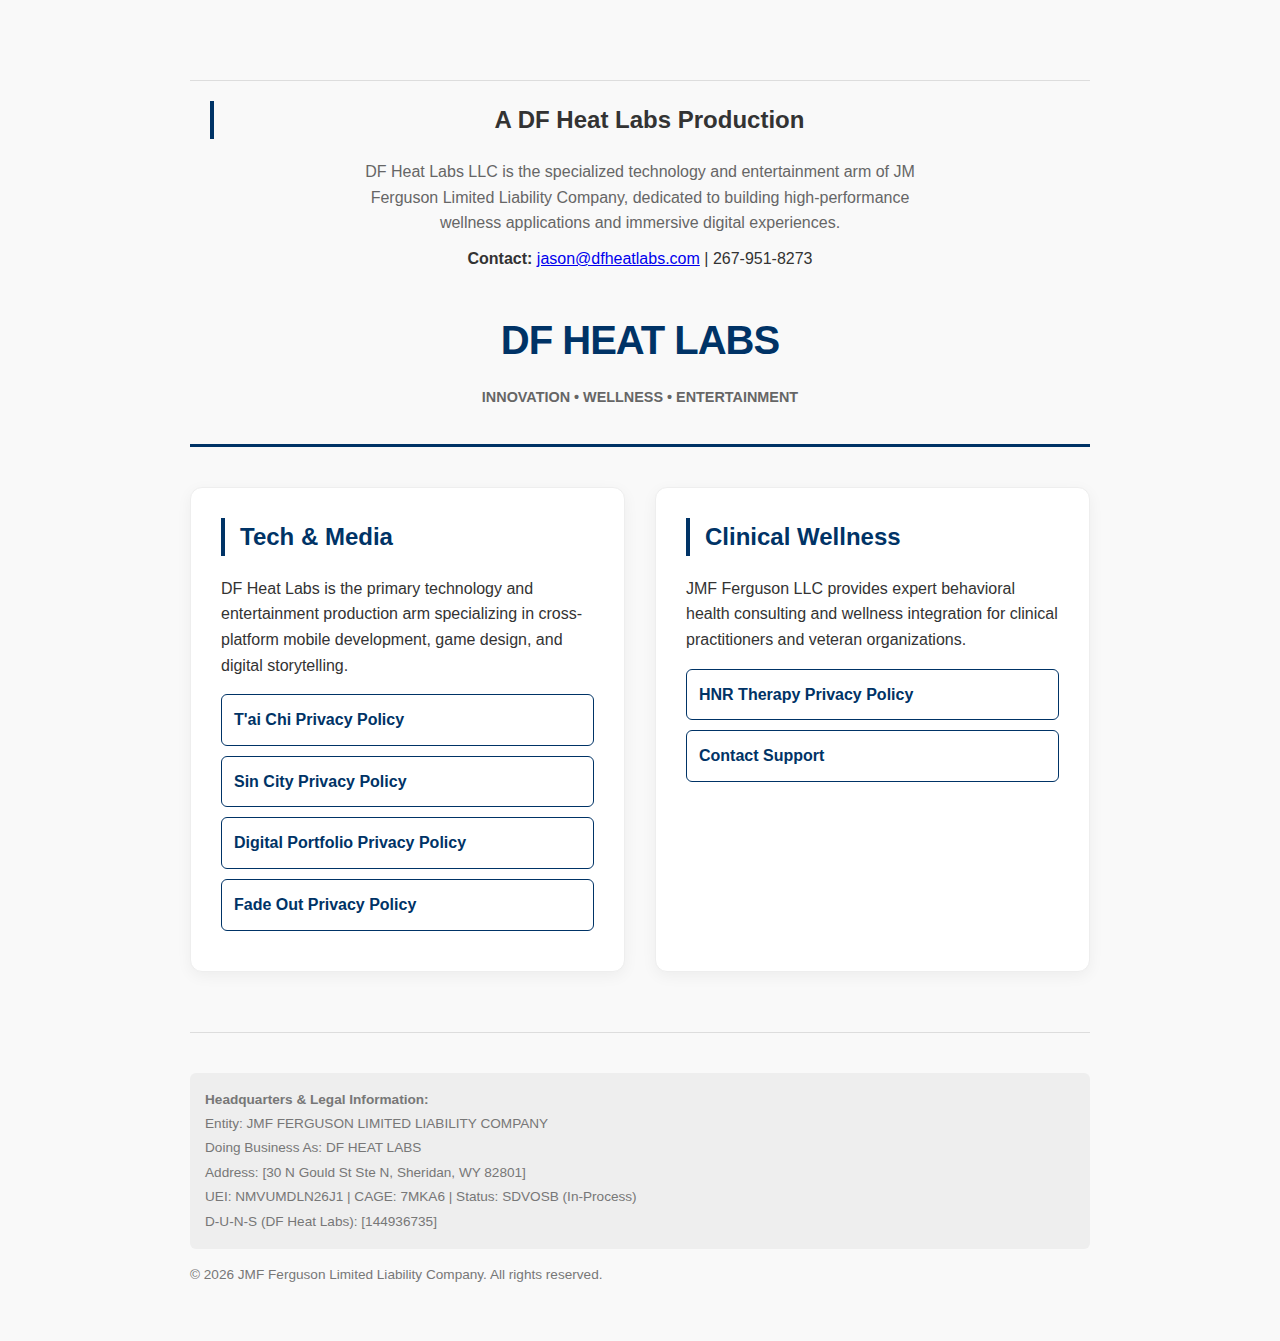
<file: index.html>
<!DOCTYPE html>
<html lang="en">
<head>
    <meta charset="UTF-8">
    <meta name="viewport" content="width=device-width, initial-scale=1.0">
    <title>DF Heat Labs | JMF Ferguson LLC</title>
    <style>
        :root { --primary: #003366; --accent: #c0c0c0; --text: #333; }
        body { font-family: -apple-system, BlinkMacSystemFont, "Segoe UI", Roboto, sans-serif; line-height: 1.6; color: var(--text); max-width: 900px; margin: 0 auto; padding: 40px 20px; background: #f9f9f9; }
        header { border-bottom: 3px solid var(--primary); padding-bottom: 20px; margin-bottom: 40px; text-align: center; }
        .branding h1 { margin: 0; color: var(--primary); font-size: 2.5em; letter-spacing: -1px; }
        .branding p { font-weight: 600; color: #666; text-transform: uppercase; font-size: 0.9em; }
        .container { display: grid; grid-template-columns: 1fr 1fr; gap: 30px; }
        .card { background: white; padding: 30px; border-radius: 12px; box-shadow: 0 4px 15px rgba(0,0,0,0.05); border: 1px solid #eee; }
        h2 { color: var(--primary); border-left: 4px solid var(--primary); padding-left: 15px; margin-top: 0; }
        .links a { display: block; background: #fff; border: 1px solid var(--primary); color: var(--primary); padding: 12px; margin: 10px 0; text-decoration: none; border-radius: 6px; font-weight: bold; transition: 0.3s; }
        .links a:hover { background: var(--primary); color: white; }
        footer { margin-top: 60px; padding-top: 20px; border-top: 1px solid #ddd; font-size: 0.85em; color: #777; line-height: 1.8; }
        .legal-box { background: #eee; padding: 15px; border-radius: 6px; margin-top: 20px; text-align: left; }
        @media (max-width: 600px) { .container { grid-template-columns: 1fr; } }
    </style>
</head>
<body>

    <div style="text-align: center; padding: 20px; background-color: #f9f9f9; border-top: 1px solid #ddd; margin-top: 40px;">
    <h2 style="color: #333;">A DF Heat Labs Production</h2>
    <p style="color: #666; max-width: 600px; margin: 0 auto;">
        DF Heat Labs LLC is the specialized technology and entertainment arm of JM Ferguson Limited Liability Company, 
        dedicated to building high-performance wellness applications and immersive digital experiences.
    </p>
    <p style="margin-top: 10px;">
        <strong>Contact:</strong> <a href="mailto:jason@dfheatlabs.com">jason@dfheatlabs.com</a> | 267-951-8273
    </p>
</div>

<header>
    <div class="branding">
        <h1>DF HEAT LABS</h1>
        <p>Innovation • Wellness • Entertainment</p>
    </div>
</header>

<div class="container">
    <div class="card">
        <h2>Tech & Media</h2>
        <p>DF Heat Labs is the primary technology and entertainment production arm specializing in cross-platform mobile development, game design, and digital storytelling.</p>
        <div class="links">
            <a href="privacy-taichi.html">T'ai Chi Privacy Policy</a>
            <a href="privacy-sincity.html">Sin City Privacy Policy</a>
            <!-- Add this line below the Sin City button -->
            <a href="portfolio-privacy.html" ">Digital Portfolio Privacy Policy</a>
            <!-- Add this line below for Fade Out -->
            <a href="fadeout-privacy.html" ">Fade Out Privacy Policy</a>
        </div>
    </div>

    <div class="card">
        <h2>Clinical Wellness</h2>
        <p>JMF Ferguson LLC provides expert behavioral health consulting and wellness integration for clinical practitioners and veteran organizations.</p>
        <div class="links">
            <a href="privacy-hnr.html">HNR Therapy Privacy Policy</a>
            <a href="mailto:jason@dfheatlabs.com">Contact Support</a>
        </div>
    </div>
</div>

<footer>
    <div class="legal-box">
        <strong>Headquarters & Legal Information:</strong><br>
        Entity: JMF FERGUSON LIMITED LIABILITY COMPANY<br>
        Doing Business As: DF HEAT LABS<br>
        Address: [30 N Gould St Ste N, Sheridan, WY 82801]<br>
        UEI: NMVUMDLN26J1 | CAGE: 7MKA6 | Status: SDVOSB (In-Process)<br>
        D-U-N-S (DF Heat Labs): [144936735]
    </div>
    <p>&copy; 2026 JMF Ferguson Limited Liability Company. All rights reserved.</p>
</footer>

</body>
</html>
</file>
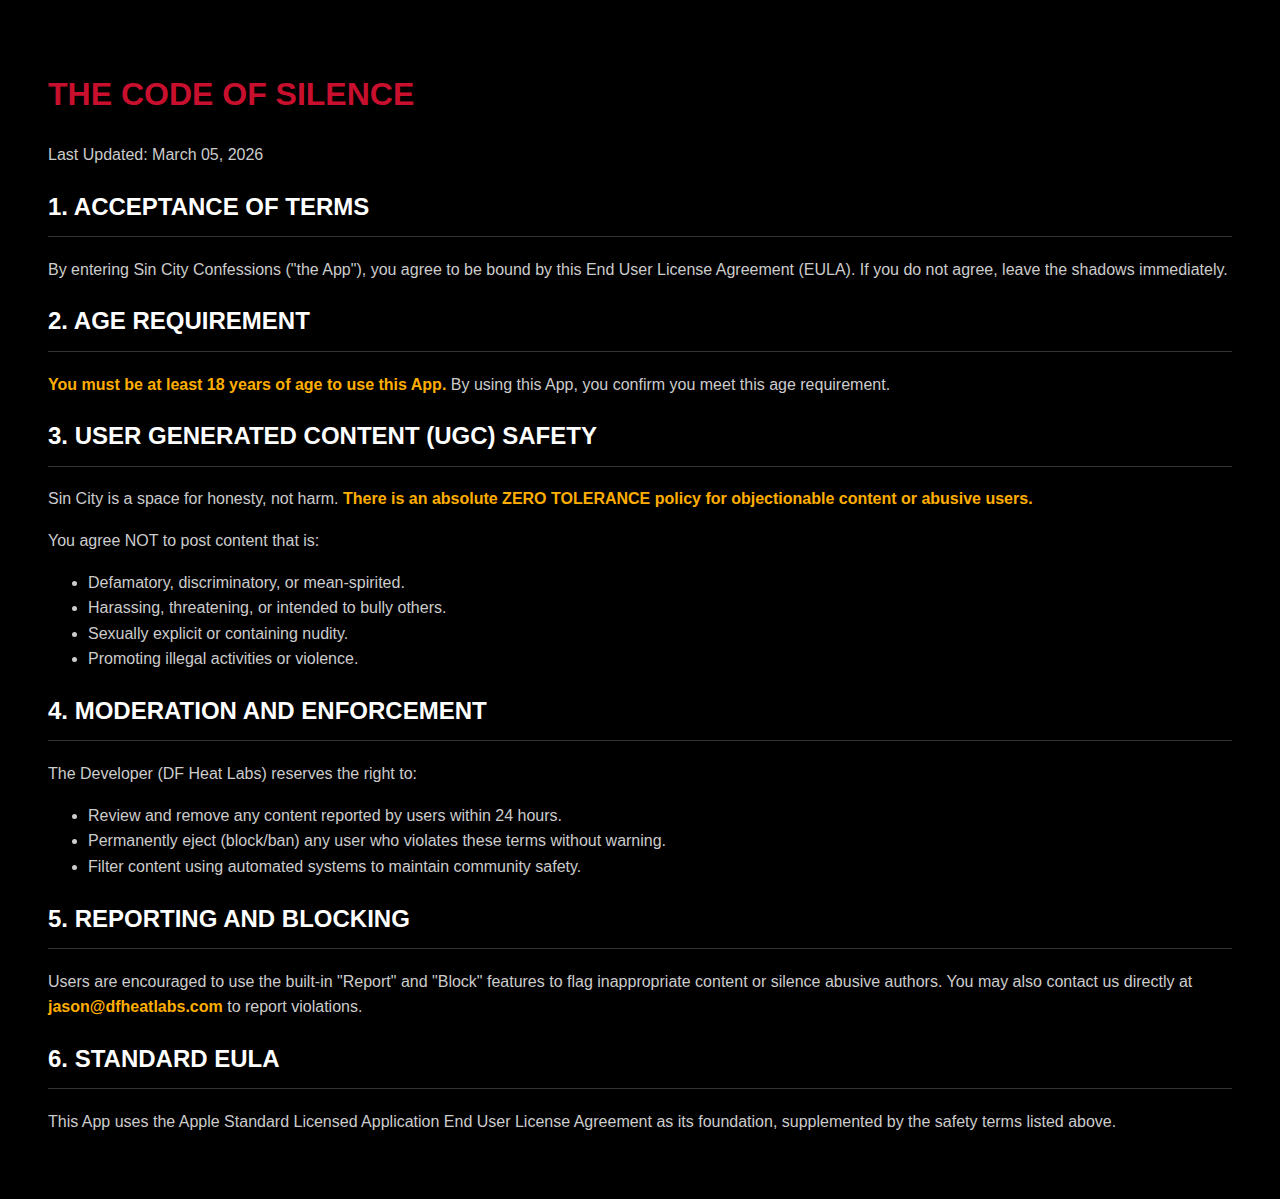
<file: eula-sincity.html>
<!DOCTYPE html>
<html>
<head>
    <title>Sin City Confessions - Terms of Use (EULA)</title>
    <style>
        body { font-family: sans-serif; line-height: 1.6; padding: 40px; background: #000; color: #ccc; }
        h1 { color: #C8102E; }
        h2 { color: #fff; border-bottom: 1px solid #333; padding-bottom: 10px; }
        .highlight { color: #ffae00; font-weight: bold; }
    </style>
</head>
<body>
    <h1>THE CODE OF SILENCE</h1>
    <p>Last Updated: March 05, 2026</p>

    <h2>1. ACCEPTANCE OF TERMS</h2>
    <p>By entering Sin City Confessions ("the App"), you agree to be bound by this End User License Agreement (EULA). If you do not agree, leave the shadows immediately.</p>

    <h2>2. AGE REQUIREMENT</h2>
    <p><span class="highlight">You must be at least 18 years of age to use this App.</span> By using this App, you confirm you meet this age requirement.</p>

    <h2>3. USER GENERATED CONTENT (UGC) SAFETY</h2>
    <p>Sin City is a space for honesty, not harm. <span class="highlight">There is an absolute ZERO TOLERANCE policy for objectionable content or abusive users.</span></p>
    <p>You agree NOT to post content that is:</p>
    <ul>
        <li>Defamatory, discriminatory, or mean-spirited.</li>
        <li>Harassing, threatening, or intended to bully others.</li>
        <li>Sexually explicit or containing nudity.</li>
        <li>Promoting illegal activities or violence.</li>
    </ul>

    <h2>4. MODERATION AND ENFORCEMENT</h2>
    <p>The Developer (DF Heat Labs) reserves the right to:</p>
    <ul>
        <li>Review and remove any content reported by users within 24 hours.</li>
        <li>Permanently eject (block/ban) any user who violates these terms without warning.</li>
        <li>Filter content using automated systems to maintain community safety.</li>
    </ul>

    <h2>5. REPORTING AND BLOCKING</h2>
    <p>Users are encouraged to use the built-in "Report" and "Block" features to flag inappropriate content or silence abusive authors. You may also contact us directly at <span class="highlight">jason@dfheatlabs.com</span> to report violations.</p>

    <h2>6. STANDARD EULA</h2>
    <p>This App uses the Apple Standard Licensed Application End User License Agreement as its foundation, supplemented by the safety terms listed above.</p>
</body>
</html>
</file>
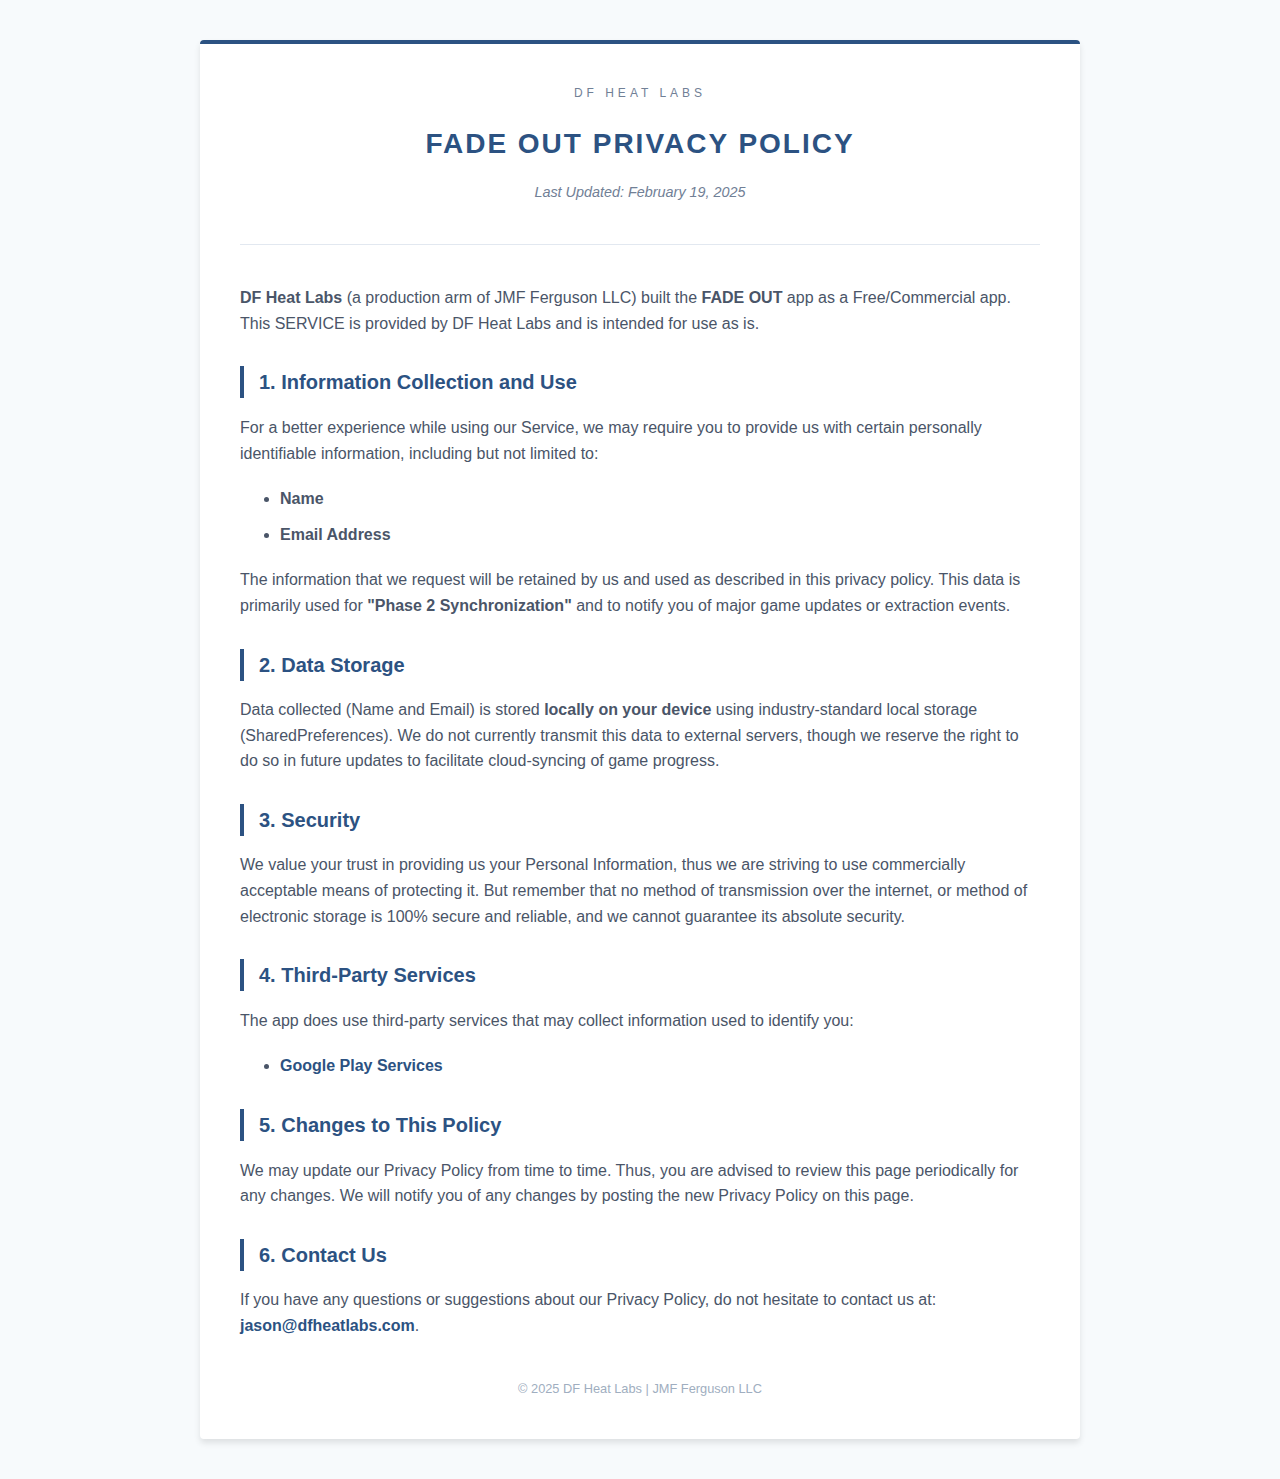
<file: fadeout-privacy.html>
<!DOCTYPE html>
<html lang="en">
<head>
    <meta charset="UTF-8">
    <meta name="viewport" content="width=device-width, initial-scale=1.0">
    <title>Privacy Policy | FADE OUT</title>
    <style>
        :root {
            --primary-blue: #2c5282; /* Matches your site's professional blue */
            --bg-gray: #f7fafc;
            --text-gray: #4a5568;
        }

        body {
            font-family: 'Segoe UI', Tahoma, Geneva, Verdana, sans-serif;
            line-height: 1.6;
            color: var(--text-gray);
            background-color: var(--bg-gray);
            margin: 0;
            padding: 40px 20px;
        }

        .container {
            max-width: 800px;
            margin: 0 auto;
            background: white;
            padding: 40px;
            border-top: 4px solid var(--primary-blue);
            box-shadow: 0 4px 6px rgba(0, 0, 0, 0.1);
            border-radius: 4px;
        }

        header {
            text-align: center;
            margin-bottom: 40px;
            border-bottom: 1px solid #e2e8f0;
            padding-bottom: 20px;
        }

        h1 {
            color: var(--primary-blue);
            font-size: 28px;
            letter-spacing: 2px;
            margin-bottom: 10px;
            text-transform: uppercase;
        }

        h2 {
            color: var(--primary-blue);
            font-size: 20px;
            margin-top: 30px;
            border-left: 4px solid var(--primary-blue);
            padding-left: 15px;
        }

        .last-updated {
            font-style: italic;
            font-size: 0.9em;
            color: #718096;
        }

        p, ul {
            margin-bottom: 20px;
        }

        li {
            margin-bottom: 10px;
        }

        a {
            color: var(--primary-blue);
            text-decoration: none;
            font-weight: bold;
        }

        a:hover {
            text-decoration: underline;
        }

        footer {
            margin-top: 40px;
            text-align: center;
            font-size: 0.8em;
            color: #a0aec0;
        }

        /* Subtle "Fade Out" touch */
        .brand-subtext {
            font-size: 12px;
            color: #718096;
            letter-spacing: 4px;
            text-transform: uppercase;
        }
    </style>
</head>
<body>

<div class="container">
    <header>
        <div class="brand-subtext">DF HEAT LABS</div>
        <h1>FADE OUT PRIVACY POLICY</h1>
        <p class="last-updated">Last Updated: February 19, 2025</p>
    </header>

    <section>
        <p><strong>DF Heat Labs</strong> (a production arm of JMF Ferguson LLC) built the <strong>FADE OUT</strong> app as a Free/Commercial app. This SERVICE is provided by DF Heat Labs and is intended for use as is.</p>

        <h2>1. Information Collection and Use</h2>
        <p>For a better experience while using our Service, we may require you to provide us with certain personally identifiable information, including but not limited to:</p>
        <ul>
            <li><strong>Name</strong></li>
            <li><strong>Email Address</strong></li>
        </ul>
        <p>The information that we request will be retained by us and used as described in this privacy policy. This data is primarily used for <strong>"Phase 2 Synchronization"</strong> and to notify you of major game updates or extraction events.</p>

        <h2>2. Data Storage</h2>
        <p>Data collected (Name and Email) is stored <strong>locally on your device</strong> using industry-standard local storage (SharedPreferences). We do not currently transmit this data to external servers, though we reserve the right to do so in future updates to facilitate cloud-syncing of game progress.</p>

        <h2>3. Security</h2>
        <p>We value your trust in providing us your Personal Information, thus we are striving to use commercially acceptable means of protecting it. But remember that no method of transmission over the internet, or method of electronic storage is 100% secure and reliable, and we cannot guarantee its absolute security.</p>

        <h2>4. Third-Party Services</h2>
        <p>The app does use third-party services that may collect information used to identify you:</p>
        <ul>
            <li><a href="https://www.google.com/policies/privacy/" target="_blank">Google Play Services</a></li>
        </ul>

        <h2>5. Changes to This Policy</h2>
        <p>We may update our Privacy Policy from time to time. Thus, you are advised to review this page periodically for any changes. We will notify you of any changes by posting the new Privacy Policy on this page.</p>

        <h2>6. Contact Us</h2>
        <p>If you have any questions or suggestions about our Privacy Policy, do not hesitate to contact us at: <a href="mailto:jason@dfheatlabs.com">jason@dfheatlabs.com</a>.</p>
    </section>

    <footer>
        &copy; 2025 DF Heat Labs | JMF Ferguson LLC
    </footer>
</div>

</body>
</html>
</file>
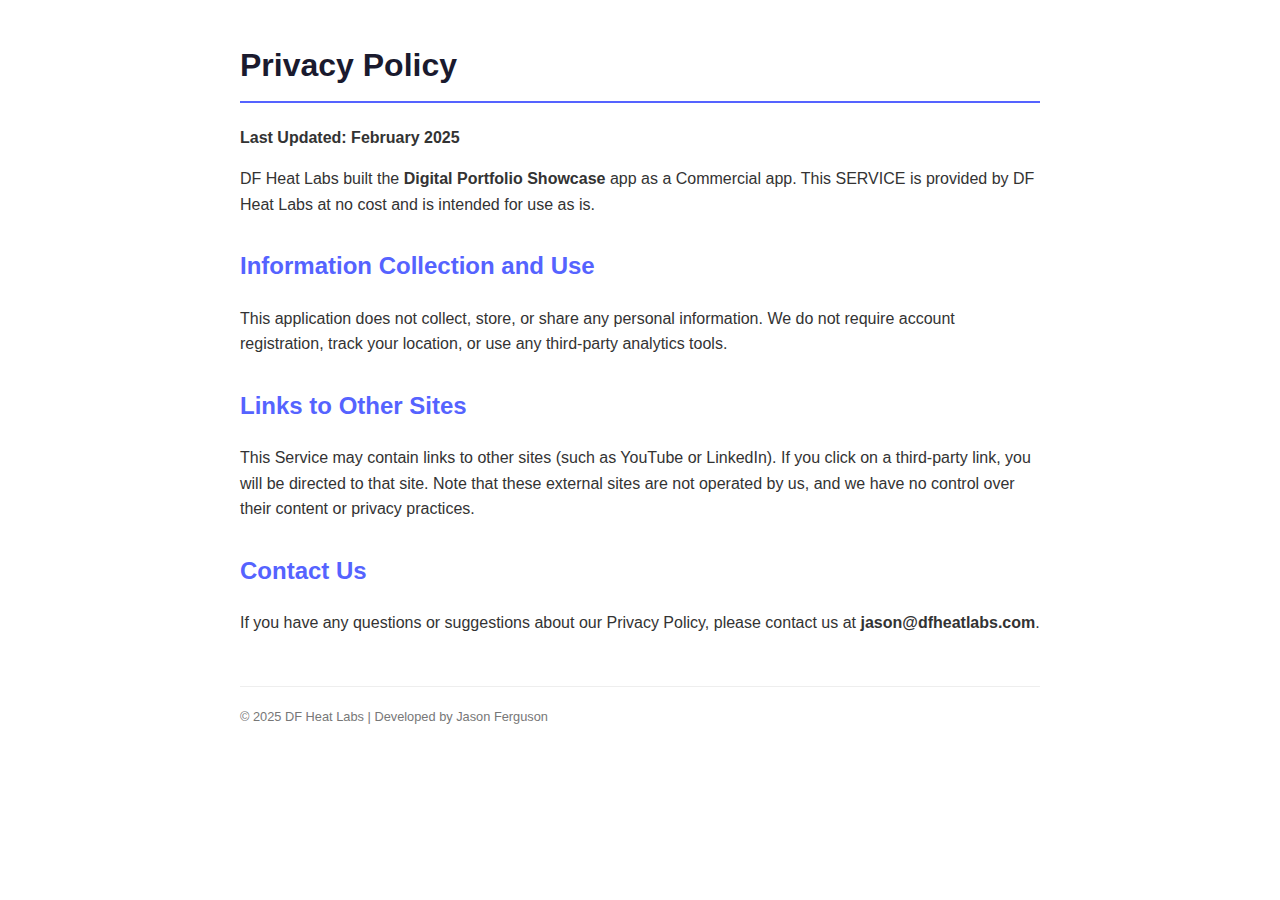
<file: portfolio-privacy.html>
<!DOCTYPE html>
<html lang="en">
<head>
    <meta charset="UTF-8">
    <meta name="viewport" content="width=device-width, initial-scale=1.0">
    <title>Privacy Policy - Digital Portfolio</title>
    <style>
        body { font-family: sans-serif; line-height: 1.6; color: #333; max-width: 800px; margin: 40px auto; padding: 0 20px; }
        h1 { color: #1A1A2E; border-bottom: 2px solid #5563FF; padding-bottom: 10px; }
        h2 { color: #5563FF; margin-top: 30px; }
        .footer { margin-top: 50px; font-size: 0.8em; color: #777; border-top: 1px solid #eee; padding-top: 20px; }
    </style>
</head>
<body>
    <h1>Privacy Policy</h1>
    <p><strong>Last Updated: February 2025</strong></p>

    <p>DF Heat Labs built the <strong>Digital Portfolio Showcase</strong> app as a Commercial app. This SERVICE is provided by DF Heat Labs at no cost and is intended for use as is.</p>

    <h2>Information Collection and Use</h2>
    <p>This application does not collect, store, or share any personal information. We do not require account registration, track your location, or use any third-party analytics tools.</p>

    <h2>Links to Other Sites</h2>
    <p>This Service may contain links to other sites (such as YouTube or LinkedIn). If you click on a third-party link, you will be directed to that site. Note that these external sites are not operated by us, and we have no control over their content or privacy practices.</p>

    <h2>Contact Us</h2>
    <p>If you have any questions or suggestions about our Privacy Policy, please contact us at <strong>jason@dfheatlabs.com</strong>.</p>

    <div class="footer">
        © 2025 DF Heat Labs | Developed by Jason Ferguson
    </div>
</body>
</html>
</file>
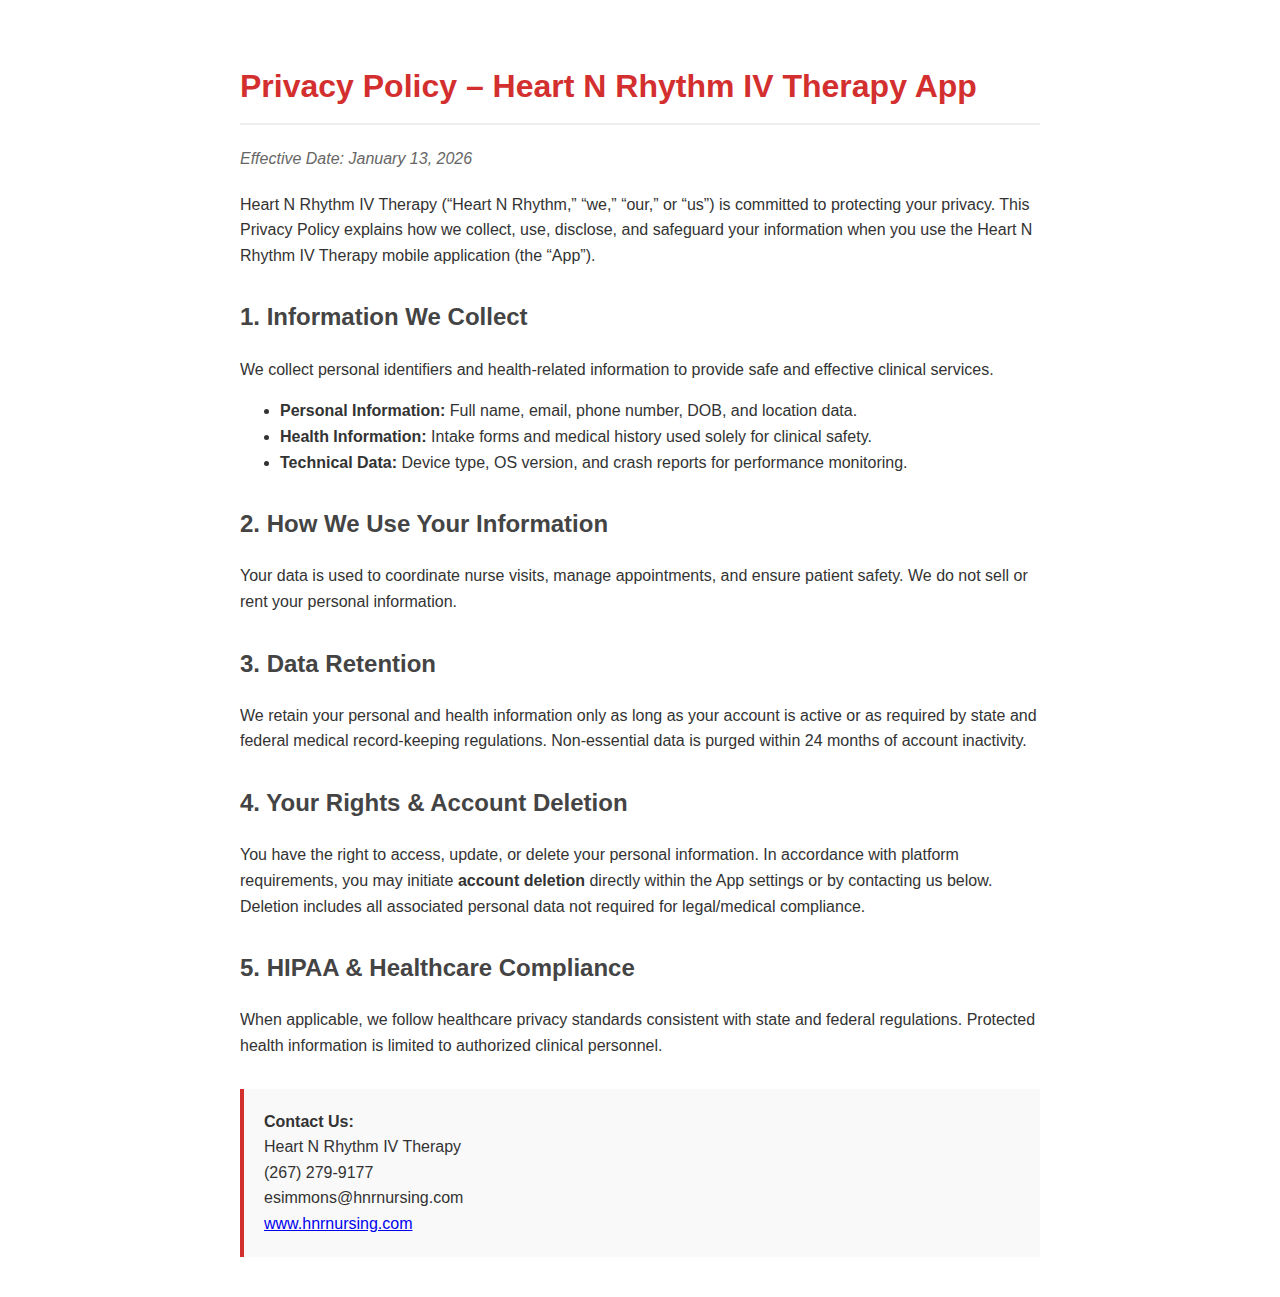
<file: privacy-hnr.html>
<!DOCTYPE html>
<html lang="en">
<head>
    <meta charset="UTF-8">
    <meta name="viewport" content="width=device-width, initial-scale=1.0">
    <title>Privacy Policy - Heart N Rhythm IV Therapy</title>
    <style>
        body { font-family: -apple-system, BlinkMacSystemFont, "Segoe UI", Roboto, Helvetica, Arial, sans-serif; line-height: 1.6; color: #333; max-width: 800px; margin: 0 auto; padding: 40px 20px; }
        h1 { color: #d32f2f; border-bottom: 2px solid #eee; padding-bottom: 10px; }
        h2 { color: #444; margin-top: 30px; }
        .effective-date { font-style: italic; color: #666; margin-bottom: 20px; }
        .contact-box { background: #f9f9f9; padding: 20px; border-left: 4px solid #d32f2f; margin-top: 30px; }
    </style>
</head>
<body>

    <h1>Privacy Policy – Heart N Rhythm IV Therapy App</h1>
    <p class="effective-date">Effective Date: January 13, 2026</p>

    <p>Heart N Rhythm IV Therapy (“Heart N Rhythm,” “we,” “our,” or “us”) is committed to protecting your privacy. This Privacy Policy explains how we collect, use, disclose, and safeguard your information when you use the Heart N Rhythm IV Therapy mobile application (the “App”).</p>

    <h2>1. Information We Collect</h2>
    <p>We collect personal identifiers and health-related information to provide safe and effective clinical services.</p>
    <ul>
        <li><strong>Personal Information:</strong> Full name, email, phone number, DOB, and location data.</li>
        <li><strong>Health Information:</strong> Intake forms and medical history used solely for clinical safety.</li>
        <li><strong>Technical Data:</strong> Device type, OS version, and crash reports for performance monitoring.</li>
    </ul>

    <h2>2. How We Use Your Information</h2>
    <p>Your data is used to coordinate nurse visits, manage appointments, and ensure patient safety. We do not sell or rent your personal information.</p>

    <h2>3. Data Retention</h2>
    <p>We retain your personal and health information only as long as your account is active or as required by state and federal medical record-keeping regulations. Non-essential data is purged within 24 months of account inactivity.</p>

    <h2>4. Your Rights & Account Deletion</h2>
    <p>You have the right to access, update, or delete your personal information. In accordance with platform requirements, you may initiate <strong>account deletion</strong> directly within the App settings or by contacting us below. Deletion includes all associated personal data not required for legal/medical compliance.</p>

    <h2>5. HIPAA & Healthcare Compliance</h2>
    <p>When applicable, we follow healthcare privacy standards consistent with state and federal regulations. Protected health information is limited to authorized clinical personnel.</p>

    <div class="contact-box">
        <strong>Contact Us:</strong><br>
        Heart N Rhythm IV Therapy<br>
        (267) 279-9177<br>
        esimmons@hnrnursing.com<br>
        <a href="https://www.hnrnursing.com">www.hnrnursing.com</a>
    </div>

</body>
</html>
</file>
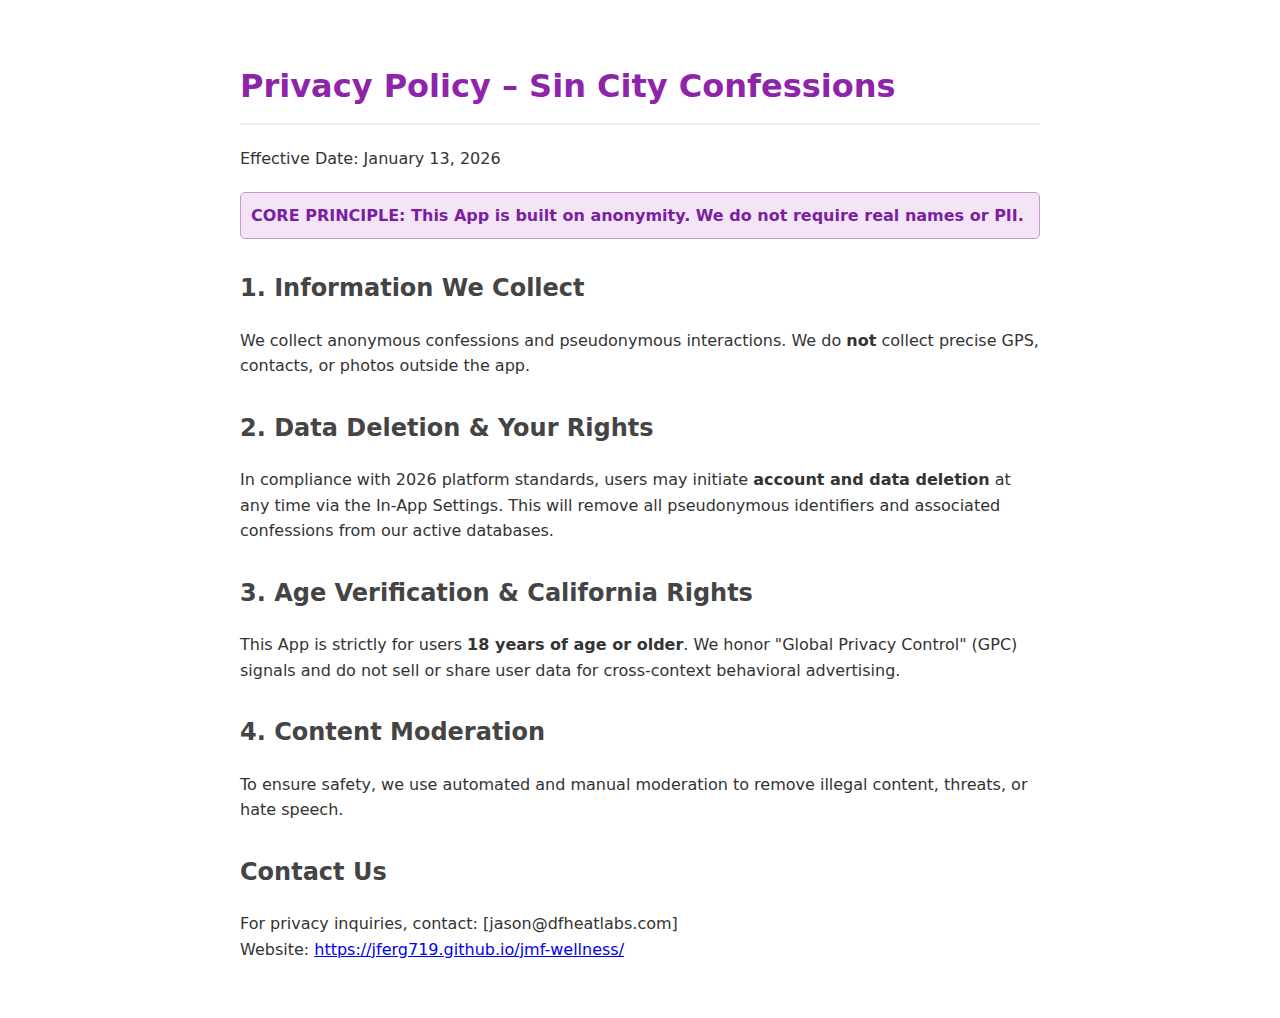
<file: privacy-sincity.html>
<!DOCTYPE html>
<html lang="en">
<head>
    <meta charset="UTF-8">
    <meta name="viewport" content="width=device-width, initial-scale=1.0">
    <title>Privacy Policy - Sin City Confessions</title>
    <style>
        body { font-family: -apple-system, system-ui, sans-serif; line-height: 1.6; color: #333; max-width: 800px; margin: 0 auto; padding: 40px 20px; }
        h1 { color: #8e24aa; border-bottom: 2px solid #eee; padding-bottom: 10px; }
        h2 { color: #444; margin-top: 30px; }
        .anonymous-badge { background: #f3e5f5; color: #7b1fa2; padding: 10px; border-radius: 5px; font-weight: bold; margin: 20px 0; border: 1px solid #ce93d8; }
    </style>
</head>
<body>

    <h1>Privacy Policy – Sin City Confessions</h1>
    <p>Effective Date: January 13, 2026</p>

    <div class="anonymous-badge">CORE PRINCIPLE: This App is built on anonymity. We do not require real names or PII.</div>

    <h2>1. Information We Collect</h2>
    <p>We collect anonymous confessions and pseudonymous interactions. We do <strong>not</strong> collect precise GPS, contacts, or photos outside the app.</p>

    <h2>2. Data Deletion & Your Rights</h2>
    <p>In compliance with 2026 platform standards, users may initiate <strong>account and data deletion</strong> at any time via the In-App Settings. This will remove all pseudonymous identifiers and associated confessions from our active databases.</p>

    <h2>3. Age Verification & California Rights</h2>
    <p>This App is strictly for users <strong>18 years of age or older</strong>. We honor "Global Privacy Control" (GPC) signals and do not sell or share user data for cross-context behavioral advertising.</p>

    <h2>4. Content Moderation</h2>
    <p>To ensure safety, we use automated and manual moderation to remove illegal content, threats, or hate speech.</p>

    <h2>Contact Us</h2>
    <p>For privacy inquiries, contact: [jason@dfheatlabs.com]<br>
    Website: <a href="https://jferg719.github.io/jmf-wellness/">https://jferg719.github.io/jmf-wellness/</a></p>

</body>
</html>
</file>
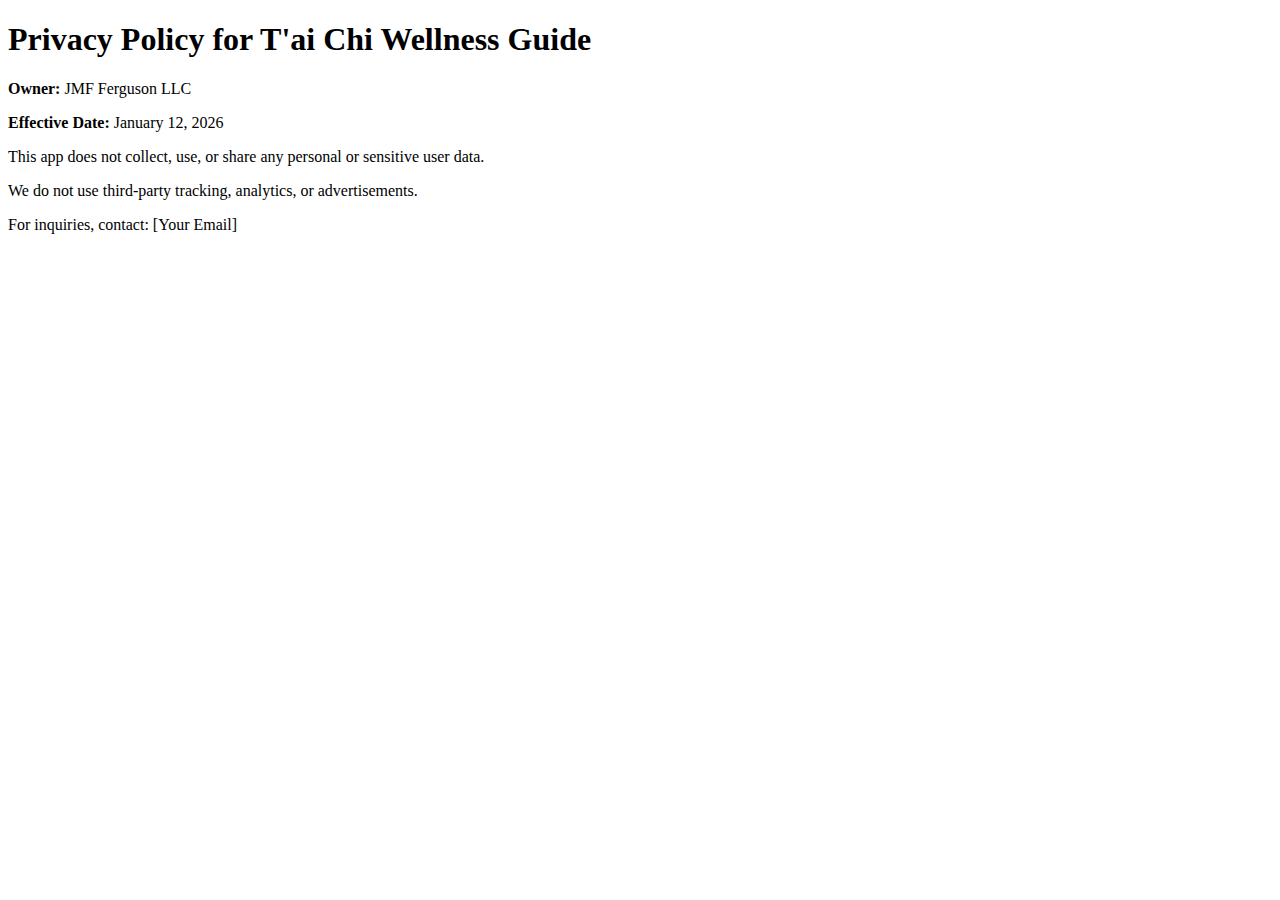
<file: privacy-taichi.html>
<!DOCTYPE html>
<html>
<head><title>Privacy Policy - T'ai Chi App</title></head>
<body>
    <h1>Privacy Policy for T'ai Chi Wellness Guide</h1>
    <p><strong>Owner:</strong> JMF Ferguson LLC</p>
    <p><strong>Effective Date:</strong> January 12, 2026</p>
    <p>This app does not collect, use, or share any personal or sensitive user data.</p>
    <p>We do not use third-party tracking, analytics, or advertisements.</p>
    <p>For inquiries, contact: [Your Email]</p>
</body>
</html>
</file>
